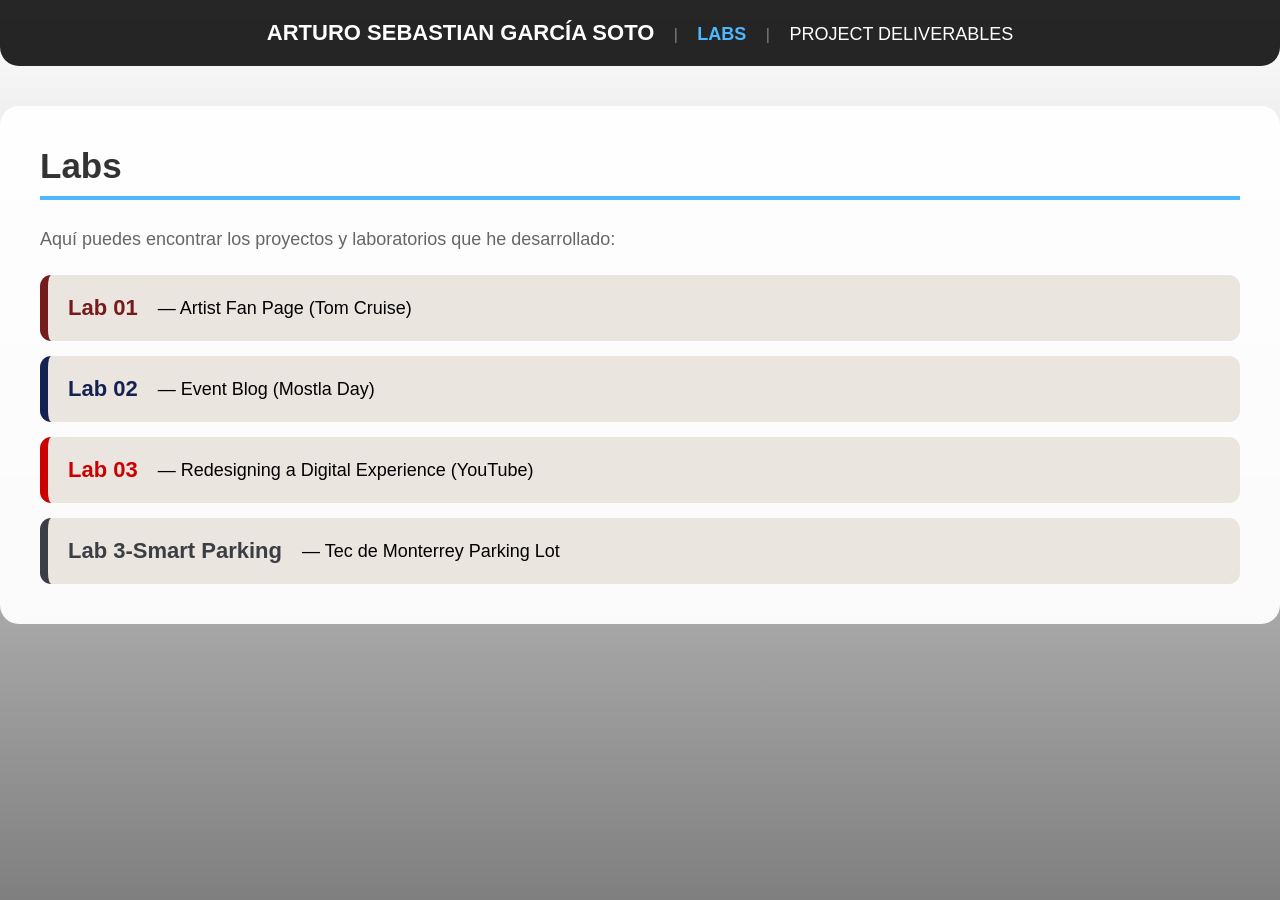
<file: index.html>
<!DOCTYPE html>
<html lang="es">
<head>
    <meta charset="UTF-8">
    <meta name="viewport" content="width=device-width, initial-scale=1.0">
    <title>Portafolio de Arturo</title>
    <link rel="icon" type="image/jpg" href="https://i.pinimg.com/1200x/14/dd/2f/14dd2fa97782b8f4e07e961d9a61e736.jpg">
</head>

<body style="margin: 0; font-family: Arial, sans-serif; background-image: linear-gradient(rgba(0, 0, 0, 0), rgba(0, 0, 0, 0.5)), url('https://i.pinimg.com/736x/08/62/a4/0862a4ba4a7ca4ff0a329655fe01600c.jpg'); background-size: cover; background-attachment: fixed; background-position: center;">

    <!-- Menú de navegación  -->
    <div style="background-color: rgba(0, 0, 0, 0.85); padding: 20px; text-align: center; border-radius: 0 0 0.5cm 0.5cm; margin-bottom: 40px;">
        <a href="index.html" style="font-weight: bold; text-decoration: none; color: white; font-size: 22px;">ARTURO SEBASTIAN GARCÍA SOTO</a> 
        <span style="color: gray; margin: 0 15px;">|</span>
        <a href="#labs" style="text-decoration: none; color: #4db8ff; font-weight: bold; font-size: 18px;">LABS</a> 
        <span style="color: gray; margin: 0 15px;">|</span>
        <a href="#projects" style="text-decoration: none; color: white; font-size: 18px;">PROJECT DELIVERABLES</a>
    </div>

    
    <div id="labs" style="background-color: rgba(255, 255, 255, 0.95); padding: 40px; border-radius: 0.5cm; max-width: 1600px; margin: 0 auto;">
        
        <h2 style="border-bottom: 4px solid #4db8ff; padding-bottom: 10px; margin-top: 0; color: #333; font-size: 35px;">Labs</h2>
        
        <p style="font-size: 18px; color: #666; margin-bottom: 25px;">Aquí puedes encontrar los proyectos y laboratorios que he desarrollado:</p>
        
        <ul style="list-style-type: none; padding: 0; margin: 0;">
            <li>
                <a href="lab1/index.html" target="_blank" style="display: flex; align-items: center; background-color: #eae5df; padding: 20px; border-radius: 0.3cm; text-decoration: none; color: black; border-left: 8px solid rgb(118, 27, 27);">
                    <span style="font-size: 22px; font-weight: bold; color: rgb(118, 27, 27); margin-right: 20px;">Lab 01</span>
                    <span style="font-size: 18px; font-weight: normal;">— Artist Fan Page (Tom Cruise)</span>
                </a>
            </li>
            <li style="margin-top: 15px;">
                <a href="lab2/index.html" target="_blank" style="display: flex; align-items: center; background-color: #eae5df; padding: 20px; border-radius: 0.3cm; text-decoration: none; color: black; border-left: 8px solid rgb(20, 33, 82);">
                    <span style="font-size: 22px; font-weight: bold; color: rgb(20, 33, 82); margin-right: 20px;">Lab 02</span>
                    <span style="font-size: 18px; font-weight: normal;">— Event Blog (Mostla Day)</span>
                </a>
            </li>
            <li style="margin-top: 15px;">
                <a href="lab3/index.html" target="_blank" style="display: flex; align-items: center; background-color: #eae5df; padding: 20px; border-radius: 0.3cm; text-decoration: none; color: black; border-left: 8px solid #cc0000;">
                    <span style="font-size: 22px; font-weight: bold; color: #cc0000; margin-right: 20px;">Lab 03</span>
                    <span style="font-size: 18px; font-weight: normal;">— Redesigning a Digital Experience (YouTube)</span>
                </a>
            </li>
            <li style="margin-top: 15px;">
                <a href="lab3_SmartParking/index.html" target="_blank" style="display: flex; align-items: center; background-color: #eae5df; padding: 20px; border-radius: 0.3cm; text-decoration: none; color: black; border-left: 8px solid #3b3e44;">
                    <span style="font-size: 22px; font-weight: bold; color: #3b3e44; margin-right: 20px;">Lab 3-Smart Parking</span>
                    <span style="font-size: 18px; font-weight: normal;">— Tec de Monterrey Parking Lot</span>
                </a>
            </li>
        </ul>

    </div>

</body>
</html>
</file>
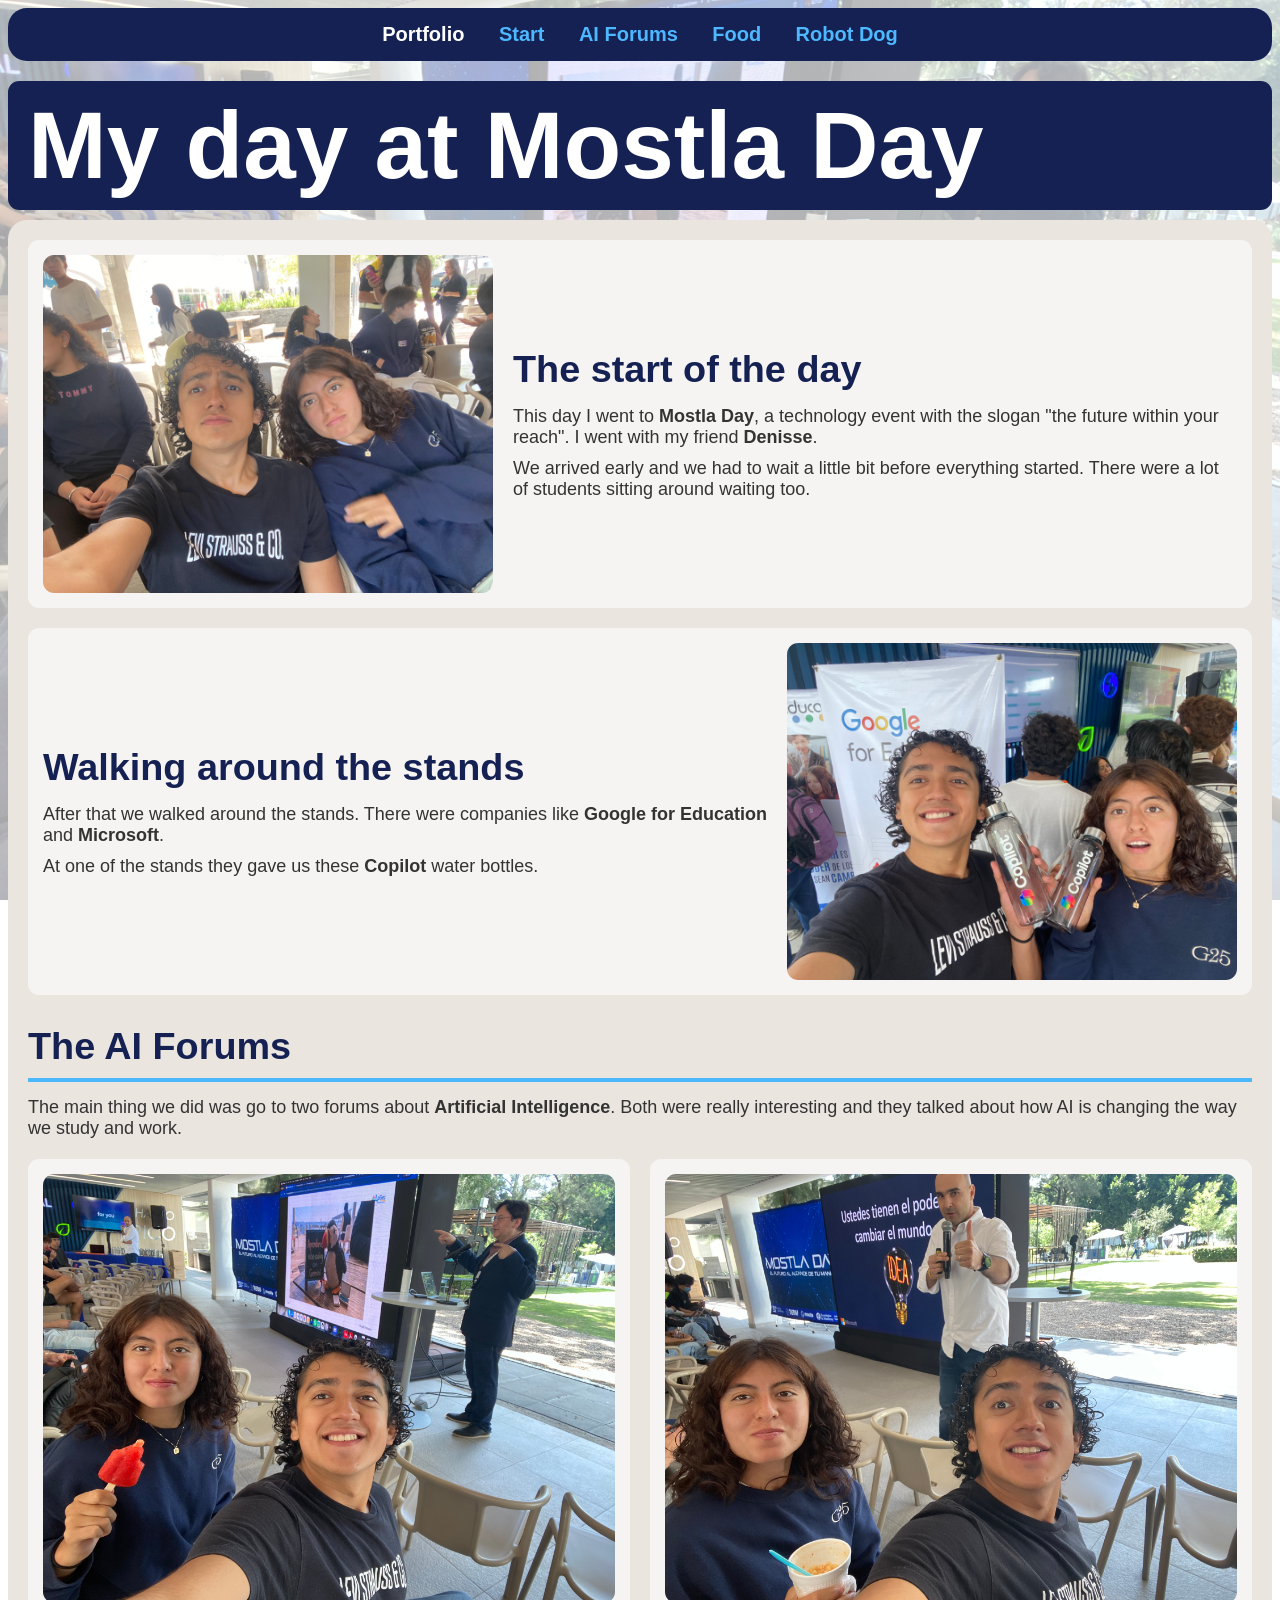
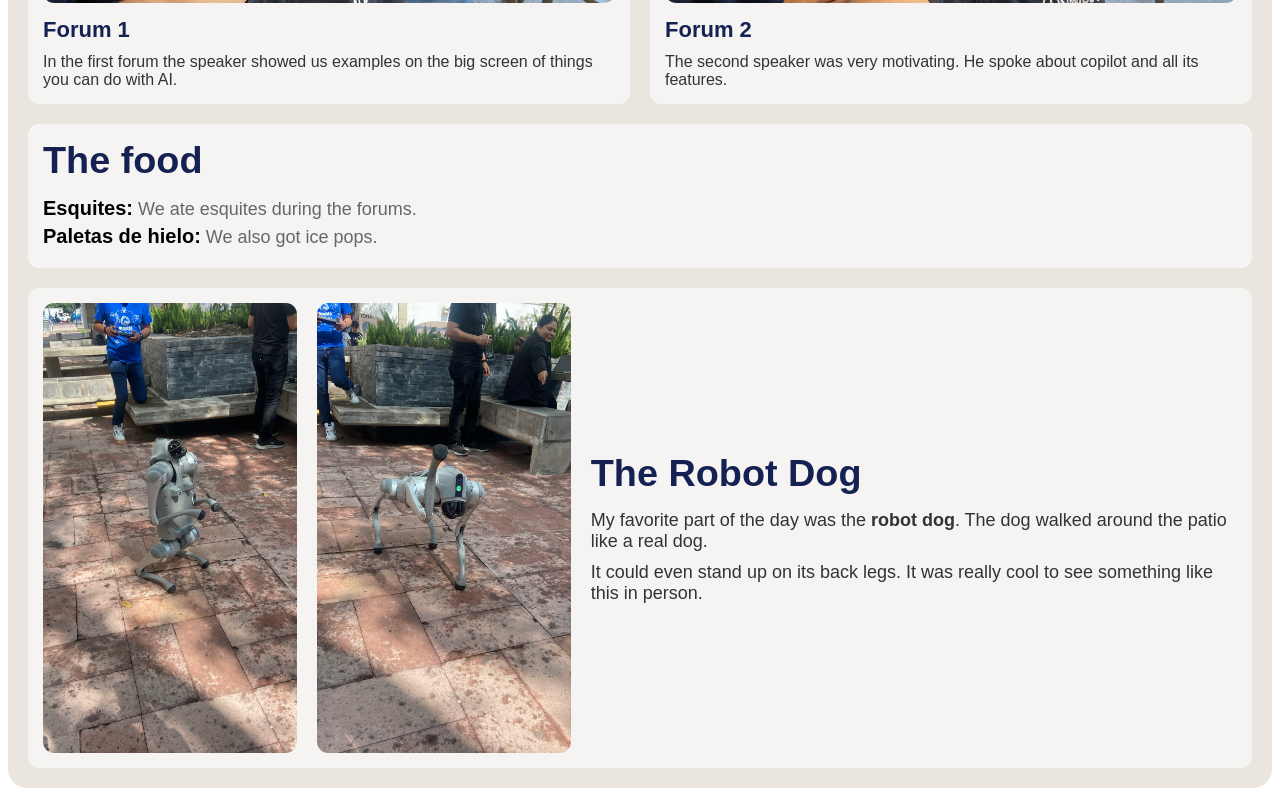
<file: lab2/index.html>
<!DOCTYPE html>
<html lang="en">
<head>
    <meta charset="UTF-8">
    <meta name="viewport" content="width=device-width, initial-scale=1.0">
    <title>My day at Mostla Day</title>
    <link rel="icon" type="image/jpg" href="https://i.pinimg.com/1200x/8a/ae/9e/8aae9e37fc5b29d8bc8732d0d3a29d30.jpg">

    <style>
        body::before {
            content: "";
            position: fixed;
            top: 0;
            left: 0;
            width: 100%;
            height: 100%;
            background-image: url('IMG_7916.jpeg');
            background-size: cover;
            background-repeat: no-repeat;
            opacity: 0.35;
            z-index: -1;
        }
    </style>
</head>
<body style="font-family: Arial, sans-serif;">

    <!-- Menú de Navegación Principal -->
    <div style="background-color: rgb(20, 33, 82); padding: 15px; border-radius: 0.5cm; margin-bottom: 20px; text-align: center;">
        <a href="../index.html" style="color: white; text-decoration: none; font-size: 20px; font-weight: bold; margin: 0 15px;">Portfolio</a>
        <a href="#start" style="color: #4db8ff; text-decoration: none; font-size: 20px; font-weight: bold; margin: 0 15px;">Start</a>
        <a href="#forums" style="color: #4db8ff; text-decoration: none; font-size: 20px; font-weight: bold; margin: 0 15px;">AI Forums</a>
        <a href="#food" style="color: #4db8ff; text-decoration: none; font-size: 20px; font-weight: bold; margin: 0 15px;">Food</a>
        <a href="#robot" style="color: #4db8ff; text-decoration: none; font-size: 20px; font-weight: bold; margin: 0 15px;">Robot Dog</a>
    </div>

    <!--Titulo de pagina-->
    <h1 title="this is a heading" style="font-size: 2.5cm; color: white; background-color: rgb(20, 33, 82); border-radius: 0.3cm; margin-top: 10px; margin-bottom: 10px; padding: 10px 20px;"> My day at Mostla Day</h1>
    

    
    <div style="background-color: #eae5df; padding: 20px; border-radius: 0.5cm;">

        <!--Inicio-->
        <div id="start" style="display: flex; gap: 20px; align-items: center; margin-bottom: 20px; background-color: rgba(255, 255, 255, 0.6); padding: 15px; border-radius: 0.3cm;">
            <img src="IMG_7901.jpeg" alt="Me and Denisse waiting" style="width: 450px; border-radius: 0.3cm; object-fit: cover;">
            <div>
                <h2 style="font-size: 1cm; margin: 0 0 15px 0; color: rgb(20, 33, 82);">The start of the day</h2>
                <p style="margin: 0 0 10px 0; font-size: 18px; color: #333;">
                    This day I went to <span style="font-weight: bold;">Mostla Day</span>, a technology event with the slogan "the future within your reach". I went with my friend <span style="font-weight: bold;">Denisse</span>.
                </p>
                <p style="margin: 0; font-size: 18px; color: #333;">
                    We arrived early and we had to wait a little bit before everything started. There were a lot of students sitting around waiting too.
                </p>
            </div>
        </div>

        <!--Stands-->
        <div style="display: flex; gap: 20px; align-items: center; margin-bottom: 20px; background-color: rgba(255, 255, 255, 0.6); padding: 15px; border-radius: 0.3cm;">
            <div>
                <h2 style="font-size: 1cm; margin: 0 0 15px 0; color: rgb(20, 33, 82);">Walking around the stands</h2>
                <p style="margin: 0 0 10px 0; font-size: 18px; color: #333;">
                    After that we walked around the stands. There were companies like <span style="font-weight: bold;">Google for Education</span> and <span style="font-weight: bold;">Microsoft</span>.
                </p>
                <p style="margin: 0; font-size: 18px; color: #333;">
                    At one of the stands they gave us these <span style="font-weight: bold;">Copilot</span> water bottles.
                </p>
            </div>
            <img src="IMG_7906.jpeg" alt="Copilot bottles" style="width: 450px; border-radius: 0.3cm; object-fit: cover;">
        </div>

        <!--Foros-->
        <h2 id="forums" style="font-size: 1cm; margin: 30px 0 15px 0; color: rgb(20, 33, 82); border-bottom: 4px solid #4db8ff; padding-bottom: 10px;">The AI Forums</h2>
        <p style="margin: 0 0 20px 0; font-size: 18px; color: #333;">
            The main thing we did was go to two forums about <span style="font-weight: bold;">Artificial Intelligence</span>. Both were really interesting and they talked about how AI is changing the way we study and work.
        </p>

        <div style="display: flex; gap: 20px; margin-bottom: 20px;">
            <div style="flex: 1; background-color: rgba(255, 255, 255, 0.6); padding: 15px; border-radius: 0.3cm;">
                <img src="IMG_7916.jpeg" alt="First AI forum" style="width: 100%; border-radius: 0.3cm;">
                <h3 style="margin: 10px 0 10px 0; font-size: 22px; color: rgb(20, 33, 82);">Forum 1</h3>
                <p style="margin: 0; font-size: 16px; color: #333;">
                    In the first forum the speaker showed us examples on the big screen of things you can do with AI.
                </p>
            </div>
            <div style="flex: 1; background-color: rgba(255, 255, 255, 0.6); padding: 15px; border-radius: 0.3cm;">
                <img src="IMG_7920.jpeg" alt="Second AI forum" style="width: 100%; border-radius: 0.3cm;">
                <h3 style="margin: 10px 0 10px 0; font-size: 22px; color: rgb(20, 33, 82);">Forum 2</h3>
                <p style="margin: 0; font-size: 16px; color: #333;">
                    The second speaker was very motivating. He spoke about copilot and all its features.
                </p>
            </div>
        </div>

        <!--Comida -->
        <div id="food" style="background-color: rgba(255, 255, 255, 0.6); padding: 15px; border-radius: 0.3cm; margin-bottom: 20px;">
            <h2 style="font-size: 1cm; margin: 0 0 15px 0; color: rgb(20, 33, 82);">The food</h2>
            <p style="margin: 5px 0; font-size: 18px;">
                <span style="font-weight: bold; font-size: 20px;">Esquites:</span>
                <span style="color: #666; font-weight: normal;">We ate esquites during the forums.</span>
            </p>
            <p style="margin: 5px 0; font-size: 18px;">
                <span style="font-weight: bold; font-size: 20px;">Paletas de hielo:</span>
                <span style="color: #666; font-weight: normal;">We also got ice pops.</span>
            </p>
        </div>

        <!-- Peror robot -->
        <div id="robot" style="display: flex; gap: 20px; align-items: center; background-color: rgba(255, 255, 255, 0.6); padding: 15px; border-radius: 0.3cm;">
            <img src="IMG_7909.JPG" alt="Robot dog standing up" style="height: 450px; border-radius: 0.3cm;">
            <img src="IMG_7911.JPG" alt="Robot dog walking" style="height: 450px; border-radius: 0.3cm;">
            <div>
                <h2 style="font-size: 1cm; margin: 0 0 15px 0; color: rgb(20, 33, 82);">The Robot Dog</h2>
                <p style="margin: 0 0 10px 0; font-size: 18px; color: #333;">
                    My favorite part of the day was the <span style="font-weight: bold;">robot dog</span>. The dog walked around the patio like a real dog.
                </p>
                <p style="margin: 0; font-size: 18px; color: #333;">
                    It could even stand up on its back legs. It was really cool to see something like this in person.
                </p>
            </div>
        </div>

    </div>

</body>
</html>
</file>
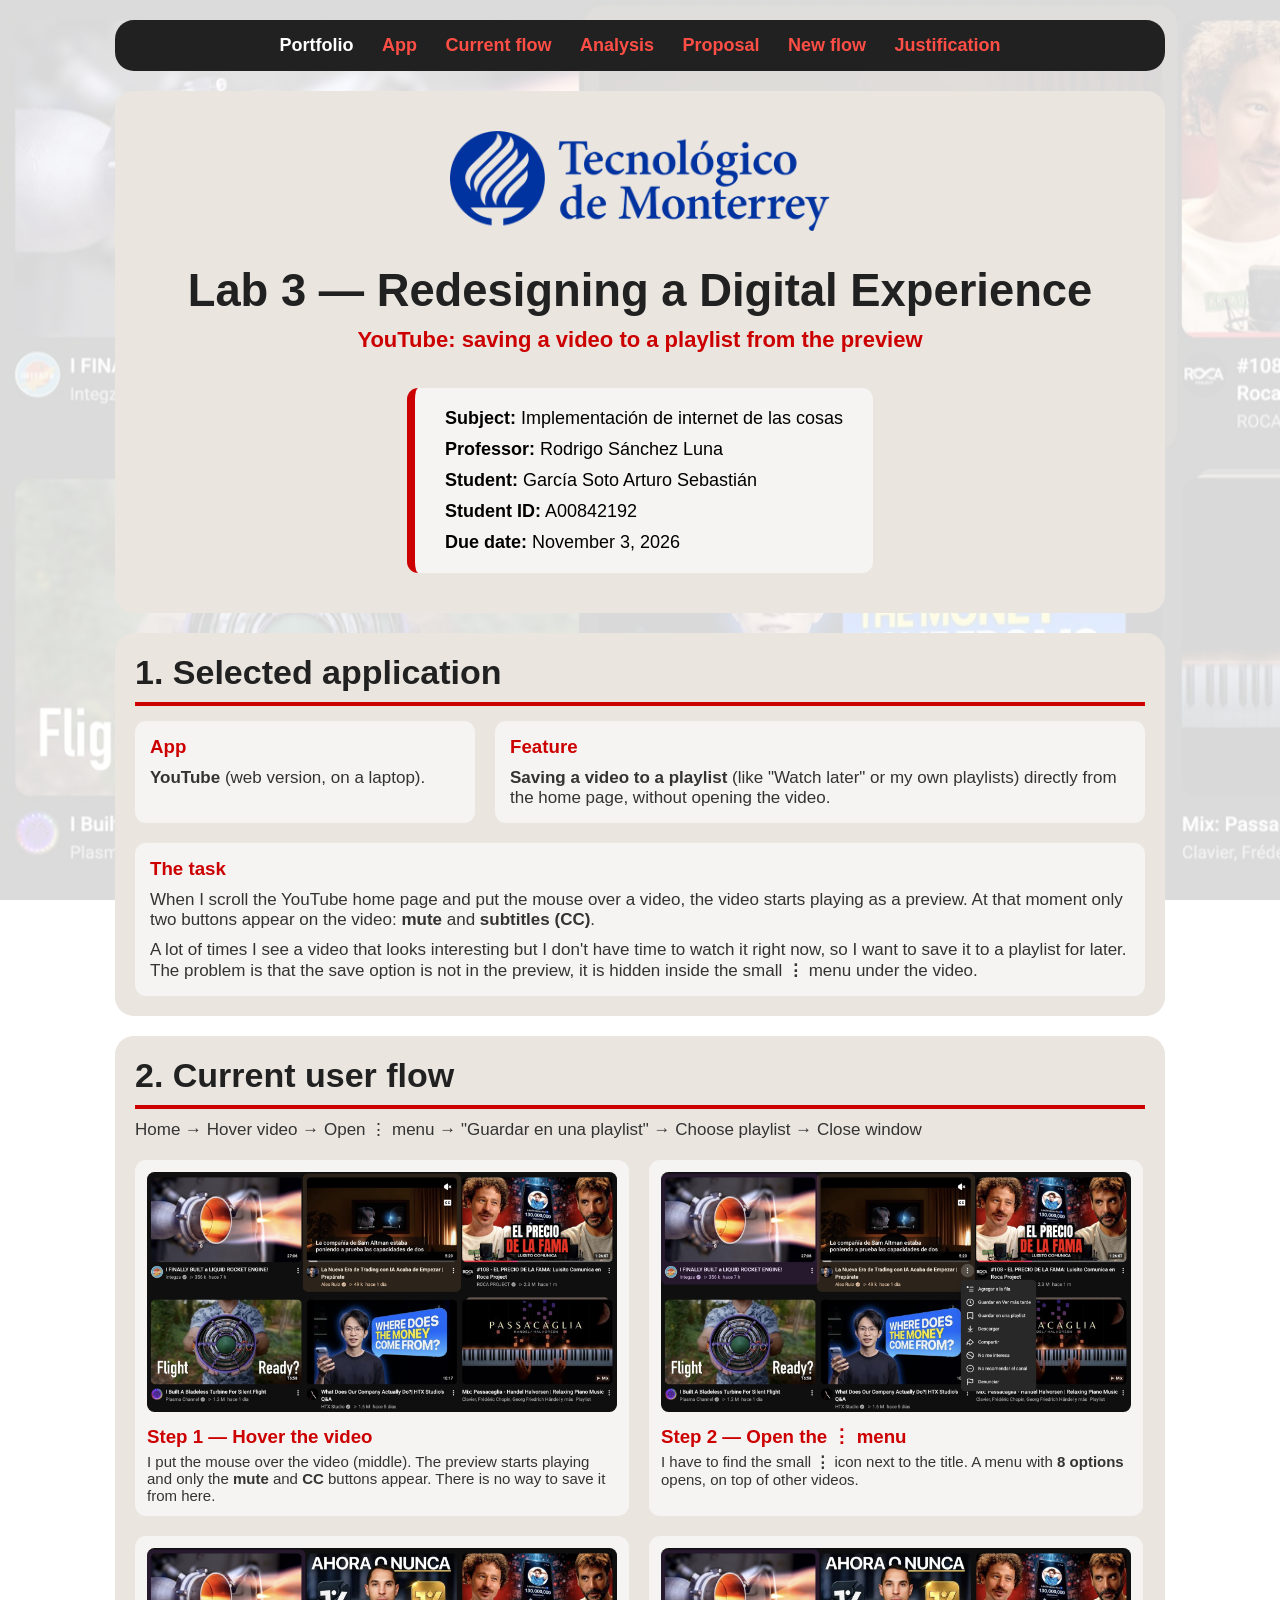
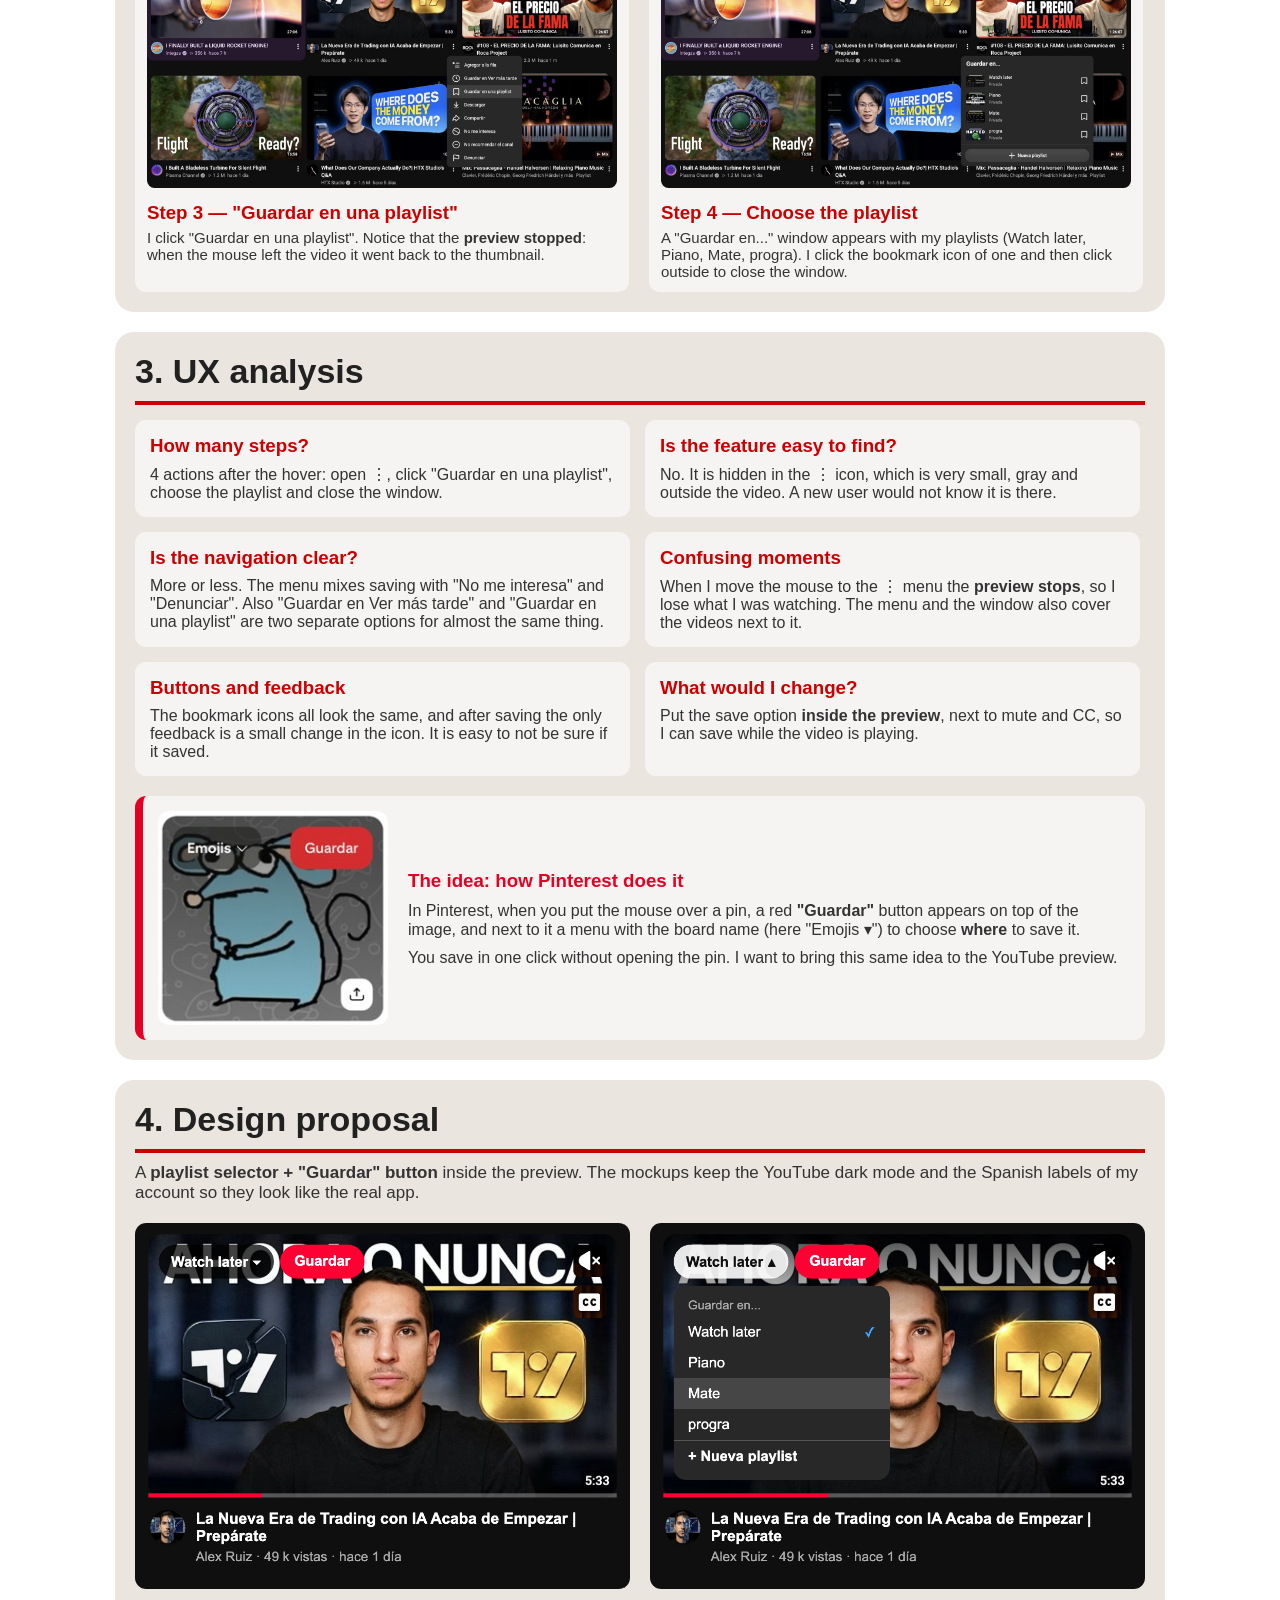
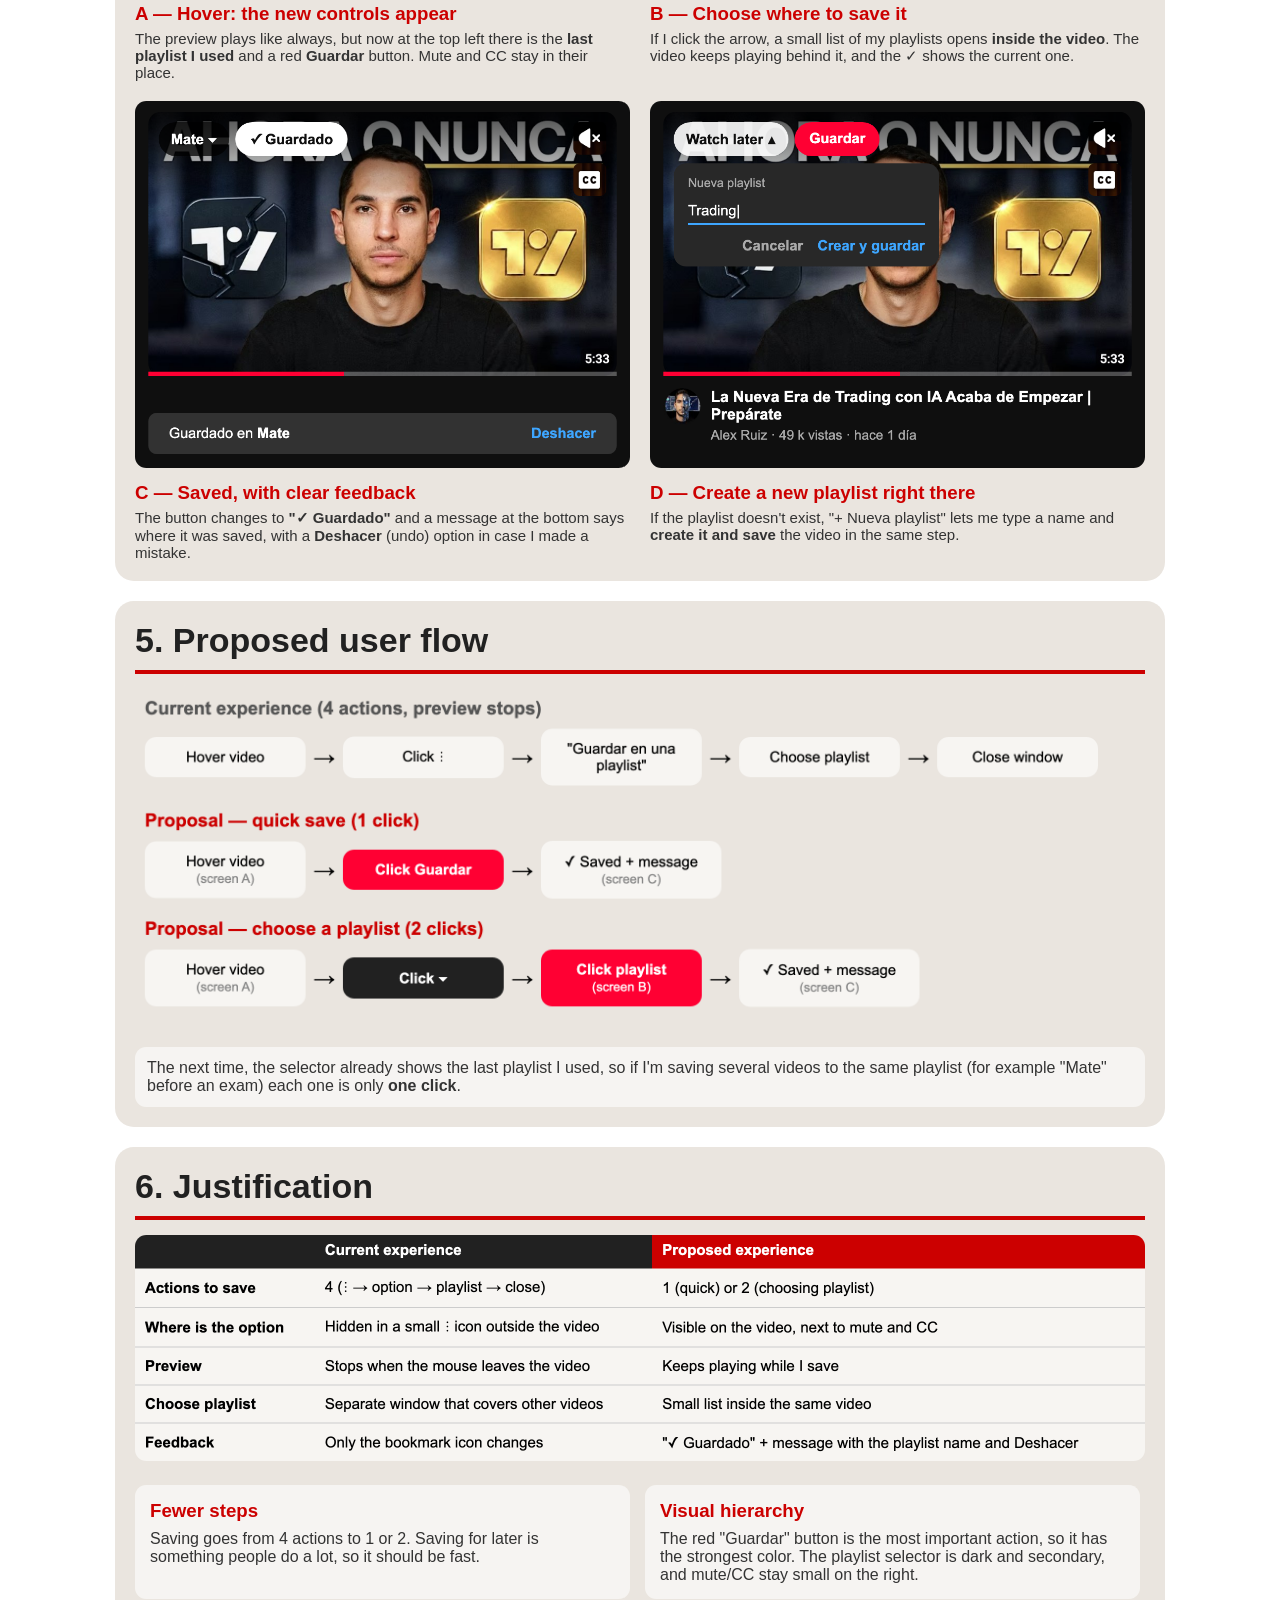
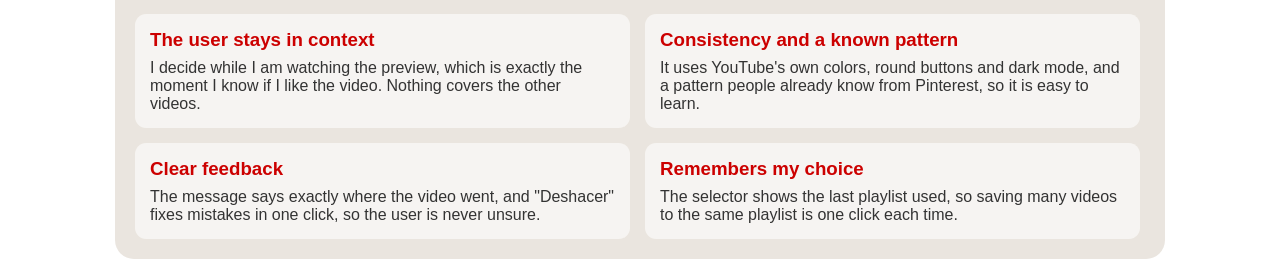
<file: lab3/index.html>
<!DOCTYPE html>
<html lang="en">
<head>
    <meta charset="UTF-8">
    <meta name="viewport" content="width=device-width, initial-scale=1.0">
    <title>Lab 3 - Redesigning YouTube</title>
    <link rel="icon" type="image/x-icon" href="https://www.youtube.com/favicon.ico">

    <style>
        body::before {
            content: "";
            position: fixed;
            top: 0;
            left: 0;
            width: 100%;
            height: 100%;
            background-image: url('img/step1.jpg');
            background-size: cover;
            background-repeat: no-repeat;
            opacity: 0.15;
            z-index: -1;
        }
    </style>
</head>
<body style="font-family: Arial, sans-serif; max-width: 1050px; margin: 20px auto;">

    <!-- Menú de Navegación Principal -->
    <div style="background-color: rgb(33, 33, 33); padding: 15px; border-radius: 0.5cm; margin-bottom: 20px; text-align: center;">
        <a href="../index.html" style="color: white; text-decoration: none; font-size: 18px; font-weight: bold; margin: 0 12px;">Portfolio</a>
        <a href="#app" style="color: #ff4e45; text-decoration: none; font-size: 18px; font-weight: bold; margin: 0 12px;">App</a>
        <a href="#current" style="color: #ff4e45; text-decoration: none; font-size: 18px; font-weight: bold; margin: 0 12px;">Current flow</a>
        <a href="#analysis" style="color: #ff4e45; text-decoration: none; font-size: 18px; font-weight: bold; margin: 0 12px;">Analysis</a>
        <a href="#proposal" style="color: #ff4e45; text-decoration: none; font-size: 18px; font-weight: bold; margin: 0 12px;">Proposal</a>
        <a href="#newflow" style="color: #ff4e45; text-decoration: none; font-size: 18px; font-weight: bold; margin: 0 12px;">New flow</a>
        <a href="#why" style="color: #ff4e45; text-decoration: none; font-size: 18px; font-weight: bold; margin: 0 12px;">Justification</a>
    </div>

    <!--Portada-->
    <div style="background-color: #eae5df; padding: 40px; border-radius: 0.5cm; text-align: center;">
        <img src="img/tec.png" alt="Tecnologico de Monterrey" style="width: 380px; margin-bottom: 30px;">
        <h1 style="font-size: 1.2cm; color: rgb(33, 33, 33); margin: 0 0 10px 0;">Lab 3 — Redesigning a Digital Experience</h1>
        <p style="font-size: 22px; color: #cc0000; font-weight: bold; margin: 0 0 35px 0;">YouTube: saving a video to a playlist from the preview</p>

        <div style="background-color: rgba(255, 255, 255, 0.6); padding: 20px 30px; border-radius: 0.3cm; display: inline-block; text-align: left; border-left: 8px solid #cc0000;">
            <p style="font-size: 18px; margin: 0 0 10px 0;"><span style="font-weight: bold;">Subject:</span> Implementación de internet de las cosas</p>
            <p style="font-size: 18px; margin: 0 0 10px 0;"><span style="font-weight: bold;">Professor:</span> Rodrigo Sánchez Luna</p>
            <p style="font-size: 18px; margin: 0 0 10px 0;"><span style="font-weight: bold;">Student:</span> García Soto Arturo Sebastián</p>
            <p style="font-size: 18px; margin: 0 0 10px 0;"><span style="font-weight: bold;">Student ID:</span> A00842192</p>
            <p style="font-size: 18px; margin: 0;"><span style="font-weight: bold;">Due date:</span> November 3, 2026</p>
        </div>
    </div>

    <!--1. Aplicacion seleccionada-->
    <div id="app" style="background-color: #eae5df; padding: 20px; border-radius: 0.5cm; margin-top: 20px;">
        <h2 style="font-size: 0.9cm; margin: 0 0 15px 0; color: rgb(33, 33, 33); border-bottom: 4px solid #cc0000; padding-bottom: 10px;">1. Selected application</h2>

        <div style="display: flex; gap: 20px;">
            <div style="flex: 1; background-color: rgba(255, 255, 255, 0.6); padding: 15px; border-radius: 0.3cm;">
                <h3 style="margin: 0 0 10px 0; color: #cc0000;">App</h3>
                <p style="margin: 0; font-size: 17px; color: #333;"><span style="font-weight: bold;">YouTube</span> (web version, on a laptop).</p>
            </div>
            <div style="flex: 2; background-color: rgba(255, 255, 255, 0.6); padding: 15px; border-radius: 0.3cm;">
                <h3 style="margin: 0 0 10px 0; color: #cc0000;">Feature</h3>
                <p style="margin: 0; font-size: 17px; color: #333;"><span style="font-weight: bold;">Saving a video to a playlist</span> (like "Watch later" or my own playlists) directly from the home page, without opening the video.</p>
            </div>
        </div>

        <div style="background-color: rgba(255, 255, 255, 0.6); padding: 15px; border-radius: 0.3cm; margin-top: 20px;">
            <h3 style="margin: 0 0 10px 0; color: #cc0000;">The task</h3>
            <p style="margin: 0 0 10px 0; font-size: 17px; color: #333;">
                When I scroll the YouTube home page and put the mouse over a video, the video starts playing as a preview. At that moment only two buttons appear on the video: <span style="font-weight: bold;">mute</span> and <span style="font-weight: bold;">subtitles (CC)</span>.
            </p>
            <p style="margin: 0; font-size: 17px; color: #333;">
                A lot of times I see a video that looks interesting but I don't have time to watch it right now, so I want to save it to a playlist for later. The problem is that the save option is not in the preview, it is hidden inside the small <span style="font-weight: bold;">⋮</span> menu under the video.
            </p>
        </div>
    </div>

    <!--2. Flujo actual-->
    <div id="current" style="background-color: #eae5df; padding: 20px; border-radius: 0.5cm; margin-top: 20px;">
        <h2 style="font-size: 0.9cm; margin: 0 0 10px 0; color: rgb(33, 33, 33); border-bottom: 4px solid #cc0000; padding-bottom: 10px;">2. Current user flow</h2>
        <p style="margin: 0 0 20px 0; font-size: 17px; color: #333;">
            Home → Hover video → Open ⋮ menu → "Guardar en una playlist" → Choose playlist → Close window
        </p>

        <div style="display: flex; flex-wrap: wrap; gap: 20px;">
            <!--Paso 1-->
            <div style="width: 470px; background-color: rgba(255, 255, 255, 0.6); padding: 12px; border-radius: 0.3cm;">
                <img src="img/step1.jpg" alt="Step 1" style="width: 100%; border-radius: 0.2cm;">
                <h3 style="margin: 10px 0 5px 0; color: #cc0000;">Step 1 — Hover the video</h3>
                <p style="margin: 0; font-size: 15px; color: #333;">I put the mouse over the video (middle). The preview starts playing and only the <span style="font-weight: bold;">mute</span> and <span style="font-weight: bold;">CC</span> buttons appear. There is no way to save it from here.</p>
            </div>
            <!--Paso 2-->
            <div style="width: 470px; background-color: rgba(255, 255, 255, 0.6); padding: 12px; border-radius: 0.3cm;">
                <img src="img/step2.jpg" alt="Step 2" style="width: 100%; border-radius: 0.2cm;">
                <h3 style="margin: 10px 0 5px 0; color: #cc0000;">Step 2 — Open the ⋮ menu</h3>
                <p style="margin: 0; font-size: 15px; color: #333;">I have to find the small <span style="font-weight: bold;">⋮</span> icon next to the title. A menu with <span style="font-weight: bold;">8 options</span> opens, on top of other videos.</p>
            </div>
            <!--Paso 3-->
            <div style="width: 470px; background-color: rgba(255, 255, 255, 0.6); padding: 12px; border-radius: 0.3cm;">
                <img src="img/step3.jpg" alt="Step 3" style="width: 100%; border-radius: 0.2cm;">
                <h3 style="margin: 10px 0 5px 0; color: #cc0000;">Step 3 — "Guardar en una playlist"</h3>
                <p style="margin: 0; font-size: 15px; color: #333;">I click "Guardar en una playlist". Notice that the <span style="font-weight: bold;">preview stopped</span>: when the mouse left the video it went back to the thumbnail.</p>
            </div>
            <!--Paso 4-->
            <div style="width: 470px; background-color: rgba(255, 255, 255, 0.6); padding: 12px; border-radius: 0.3cm;">
                <img src="img/step4.jpg" alt="Step 4" style="width: 100%; border-radius: 0.2cm;">
                <h3 style="margin: 10px 0 5px 0; color: #cc0000;">Step 4 — Choose the playlist</h3>
                <p style="margin: 0; font-size: 15px; color: #333;">A "Guardar en..." window appears with my playlists (Watch later, Piano, Mate, progra). I click the bookmark icon of one and then click outside to close the window.</p>
            </div>
        </div>
    </div>

    <!--3. Analisis UX-->
    <div id="analysis" style="background-color: #eae5df; padding: 20px; border-radius: 0.5cm; margin-top: 20px;">
        <h2 style="font-size: 0.9cm; margin: 0 0 15px 0; color: rgb(33, 33, 33); border-bottom: 4px solid #cc0000; padding-bottom: 10px;">3. UX analysis</h2>

        <div style="display: flex; flex-wrap: wrap; gap: 15px;">
            <div style="width: 465px; background-color: rgba(255, 255, 255, 0.6); padding: 15px; border-radius: 0.3cm;">
                <h3 style="margin: 0 0 8px 0; color: #cc0000;">How many steps?</h3>
                <p style="margin: 0; font-size: 16px; color: #333;">4 actions after the hover: open ⋮, click "Guardar en una playlist", choose the playlist and close the window.</p>
            </div>
            <div style="width: 465px; background-color: rgba(255, 255, 255, 0.6); padding: 15px; border-radius: 0.3cm;">
                <h3 style="margin: 0 0 8px 0; color: #cc0000;">Is the feature easy to find?</h3>
                <p style="margin: 0; font-size: 16px; color: #333;">No. It is hidden in the ⋮ icon, which is very small, gray and outside the video. A new user would not know it is there.</p>
            </div>
            <div style="width: 465px; background-color: rgba(255, 255, 255, 0.6); padding: 15px; border-radius: 0.3cm;">
                <h3 style="margin: 0 0 8px 0; color: #cc0000;">Is the navigation clear?</h3>
                <p style="margin: 0; font-size: 16px; color: #333;">More or less. The menu mixes saving with "No me interesa" and "Denunciar". Also "Guardar en Ver más tarde" and "Guardar en una playlist" are two separate options for almost the same thing.</p>
            </div>
            <div style="width: 465px; background-color: rgba(255, 255, 255, 0.6); padding: 15px; border-radius: 0.3cm;">
                <h3 style="margin: 0 0 8px 0; color: #cc0000;">Confusing moments</h3>
                <p style="margin: 0; font-size: 16px; color: #333;">When I move the mouse to the ⋮ menu the <span style="font-weight: bold;">preview stops</span>, so I lose what I was watching. The menu and the window also cover the videos next to it.</p>
            </div>
            <div style="width: 465px; background-color: rgba(255, 255, 255, 0.6); padding: 15px; border-radius: 0.3cm;">
                <h3 style="margin: 0 0 8px 0; color: #cc0000;">Buttons and feedback</h3>
                <p style="margin: 0; font-size: 16px; color: #333;">The bookmark icons all look the same, and after saving the only feedback is a small change in the icon. It is easy to not be sure if it saved.</p>
            </div>
            <div style="width: 465px; background-color: rgba(255, 255, 255, 0.6); padding: 15px; border-radius: 0.3cm;">
                <h3 style="margin: 0 0 8px 0; color: #cc0000;">What would I change?</h3>
                <p style="margin: 0; font-size: 16px; color: #333;">Put the save option <span style="font-weight: bold;">inside the preview</span>, next to mute and CC, so I can save while the video is playing.</p>
            </div>
        </div>

        <!--Inspiracion Pinterest-->
        <div style="display: flex; gap: 20px; align-items: center; background-color: rgba(255, 255, 255, 0.6); padding: 15px; border-radius: 0.3cm; margin-top: 20px; border-left: 8px solid #e60023;">
            <img src="img/pinterest.jpg" alt="Pinterest save button" style="width: 230px; border-radius: 0.3cm;">
            <div>
                <h3 style="margin: 0 0 10px 0; color: #e60023;">The idea: how Pinterest does it</h3>
                <p style="margin: 0 0 10px 0; font-size: 16px; color: #333;">
                    In Pinterest, when you put the mouse over a pin, a red <span style="font-weight: bold;">"Guardar"</span> button appears on top of the image, and next to it a menu with the board name (here "Emojis ▾") to choose <span style="font-weight: bold;">where</span> to save it.
                </p>
                <p style="margin: 0; font-size: 16px; color: #333;">
                    You save in one click without opening the pin. I want to bring this same idea to the YouTube preview.
                </p>
            </div>
        </div>
    </div>

    <!--4. Propuesta de diseño-->
    <div id="proposal" style="background-color: #eae5df; padding: 20px; border-radius: 0.5cm; margin-top: 20px;">
        <h2 style="font-size: 0.9cm; margin: 0 0 10px 0; color: rgb(33, 33, 33); border-bottom: 4px solid #cc0000; padding-bottom: 10px;">4. Design proposal</h2>
        <p style="margin: 0 0 20px 0; font-size: 17px; color: #333;">
            A <span style="font-weight: bold;">playlist selector + "Guardar" button</span> inside the preview. The mockups keep the YouTube dark mode and the Spanish labels of my account so they look like the real app.
        </p>
        <div style="display: flex; flex-wrap: wrap; gap: 20px;">
            <!--hover-->
            <div style="width: 495px;">
                <img src="img/mockup_a.png" alt="Mockup A - hover" style="width: 100%; border-radius: 0.3cm;">
                <h3 style="margin: 10px 0 5px 0; color: #cc0000;">A — Hover: the new controls appear</h3>
                <p style="margin: 0; font-size: 15px; color: #333;">The preview plays like always, but now at the top left there is the <span style="font-weight: bold;">last playlist I used</span> and a red <span style="font-weight: bold;">Guardar</span> button. Mute and CC stay in their place.</p>
            </div>

            <!--mneu playlists-->
            <div style="width: 495px;">
                <img src="img/mockup_b.png" alt="Mockup B - playlist list" style="width: 100%; border-radius: 0.3cm;">
                <h3 style="margin: 10px 0 5px 0; color: #cc0000;">B — Choose where to save it</h3>
                <p style="margin: 0; font-size: 15px; color: #333;">If I click the arrow, a small list of my playlists opens <span style="font-weight: bold;">inside the video</span>. The video keeps playing behind it, and the ✓ shows the current one.</p>
            </div>
            <!--guardado-->
            <div style="width: 495px;">
                <img src="img/mockup_c.png" alt="Mockup C - saved" style="width: 100%; border-radius: 0.3cm;">
                <h3 style="margin: 10px 0 5px 0; color: #cc0000;">C — Saved, with clear feedback</h3>
                <p style="margin: 0; font-size: 15px; color: #333;">The button changes to <span style="font-weight: bold;">"✓ Guardado"</span> and a message at the bottom says where it was saved, with a <span style="font-weight: bold;">Deshacer</span> (undo) option in case I made a mistake.</p>
            </div>
            <!--nuvea playlist-->
            <div style="width: 495px;">
                <img src="img/mockup_d.png" alt="Mockup D - new playlist" style="width: 100%; border-radius: 0.3cm;">
                <h3 style="margin: 10px 0 5px 0; color: #cc0000;">D — Create a new playlist right there</h3>
                <p style="margin: 0; font-size: 15px; color: #333;">If the playlist doesn't exist, "+ Nueva playlist" lets me type a name and <span style="font-weight: bold;">create it and save</span> the video in the same step.</p>
            </div>

        </div>
    </div>

    <!--5. nuevo fljo-->
    <div id="newflow" style="background-color: #eae5df; padding: 20px; border-radius: 0.5cm; margin-top: 20px;">
        <h2 style="font-size: 0.9cm; margin: 0 0 15px 0; color: rgb(33, 33, 33); border-bottom: 4px solid #cc0000; padding-bottom: 10px;">5. Proposed user flow</h2>

        <!--Diagrama-->
        <img src="img/flow.png" alt="Current flow vs proposed flow" style="width: 100%; margin-bottom: 20px;">
        <p style="margin: 0; font-size: 16px; color: #333; background-color: rgba(255, 255, 255, 0.6); padding: 12px; border-radius: 0.3cm;">
            The next time, the selector already shows the last playlist I used, so if I'm saving several videos to the same playlist (for example "Mate" before an exam) each one is only <span style="font-weight: bold;">one click</span>.
        </p>
    </div>

    <!--6. Justificacion y antes/despues-->
    <div id="why" style="background-color: #eae5df; padding: 20px; border-radius: 0.5cm; margin-top: 20px;">
        <h2 style="font-size: 0.9cm; margin: 0 0 15px 0; color: rgb(33, 33, 33); border-bottom: 4px solid #cc0000; padding-bottom: 10px;">6. Justification</h2>

        <!--Tabla-->
        <img src="img/table.png" alt="Current vs proposed experience" style="width: 100%; border-radius: 0.3cm; margin-bottom: 20px;">

        <div style="display: flex; flex-wrap: wrap; gap: 15px;">
            <div style="width: 465px; background-color: rgba(255, 255, 255, 0.6); padding: 15px; border-radius: 0.3cm;">
                <h3 style="margin: 0 0 8px 0; color: #cc0000;">Fewer steps</h3>
                <p style="margin: 0; font-size: 16px; color: #333;">Saving goes from 4 actions to 1 or 2. Saving for later is something people do a lot, so it should be fast.</p>
            </div>
            <div style="width: 465px; background-color: rgba(255, 255, 255, 0.6); padding: 15px; border-radius: 0.3cm;">
                <h3 style="margin: 0 0 8px 0; color: #cc0000;">Visual hierarchy</h3>
                <p style="margin: 0; font-size: 16px; color: #333;">The red "Guardar" button is the most important action, so it has the strongest color. The playlist selector is dark and secondary, and mute/CC stay small on the right.</p>
            </div>
            <div style="width: 465px; background-color: rgba(255, 255, 255, 0.6); padding: 15px; border-radius: 0.3cm;">
                <h3 style="margin: 0 0 8px 0; color: #cc0000;">The user stays in context</h3>
                <p style="margin: 0; font-size: 16px; color: #333;">I decide while I am watching the preview, which is exactly the moment I know if I like the video. Nothing covers the other videos.</p>
            </div>
            <div style="width: 465px; background-color: rgba(255, 255, 255, 0.6); padding: 15px; border-radius: 0.3cm;">
                <h3 style="margin: 0 0 8px 0; color: #cc0000;">Consistency and a known pattern</h3>
                <p style="margin: 0; font-size: 16px; color: #333;">It uses YouTube's own colors, round buttons and dark mode, and a pattern people already know from Pinterest, so it is easy to learn.</p>
            </div>
            <div style="width: 465px; background-color: rgba(255, 255, 255, 0.6); padding: 15px; border-radius: 0.3cm;">
                <h3 style="margin: 0 0 8px 0; color: #cc0000;">Clear feedback</h3>
                <p style="margin: 0; font-size: 16px; color: #333;">The message says exactly where the video went, and "Deshacer" fixes mistakes in one click, so the user is never unsure.</p>
            </div>
            <div style="width: 465px; background-color: rgba(255, 255, 255, 0.6); padding: 15px; border-radius: 0.3cm;">
                <h3 style="margin: 0 0 8px 0; color: #cc0000;">Remembers my choice</h3>
                <p style="margin: 0; font-size: 16px; color: #333;">The selector shows the last playlist used, so saving many videos to the same playlist is one click each time.</p>
            </div>
        </div>
    </div>
</body>
</html>
</file>
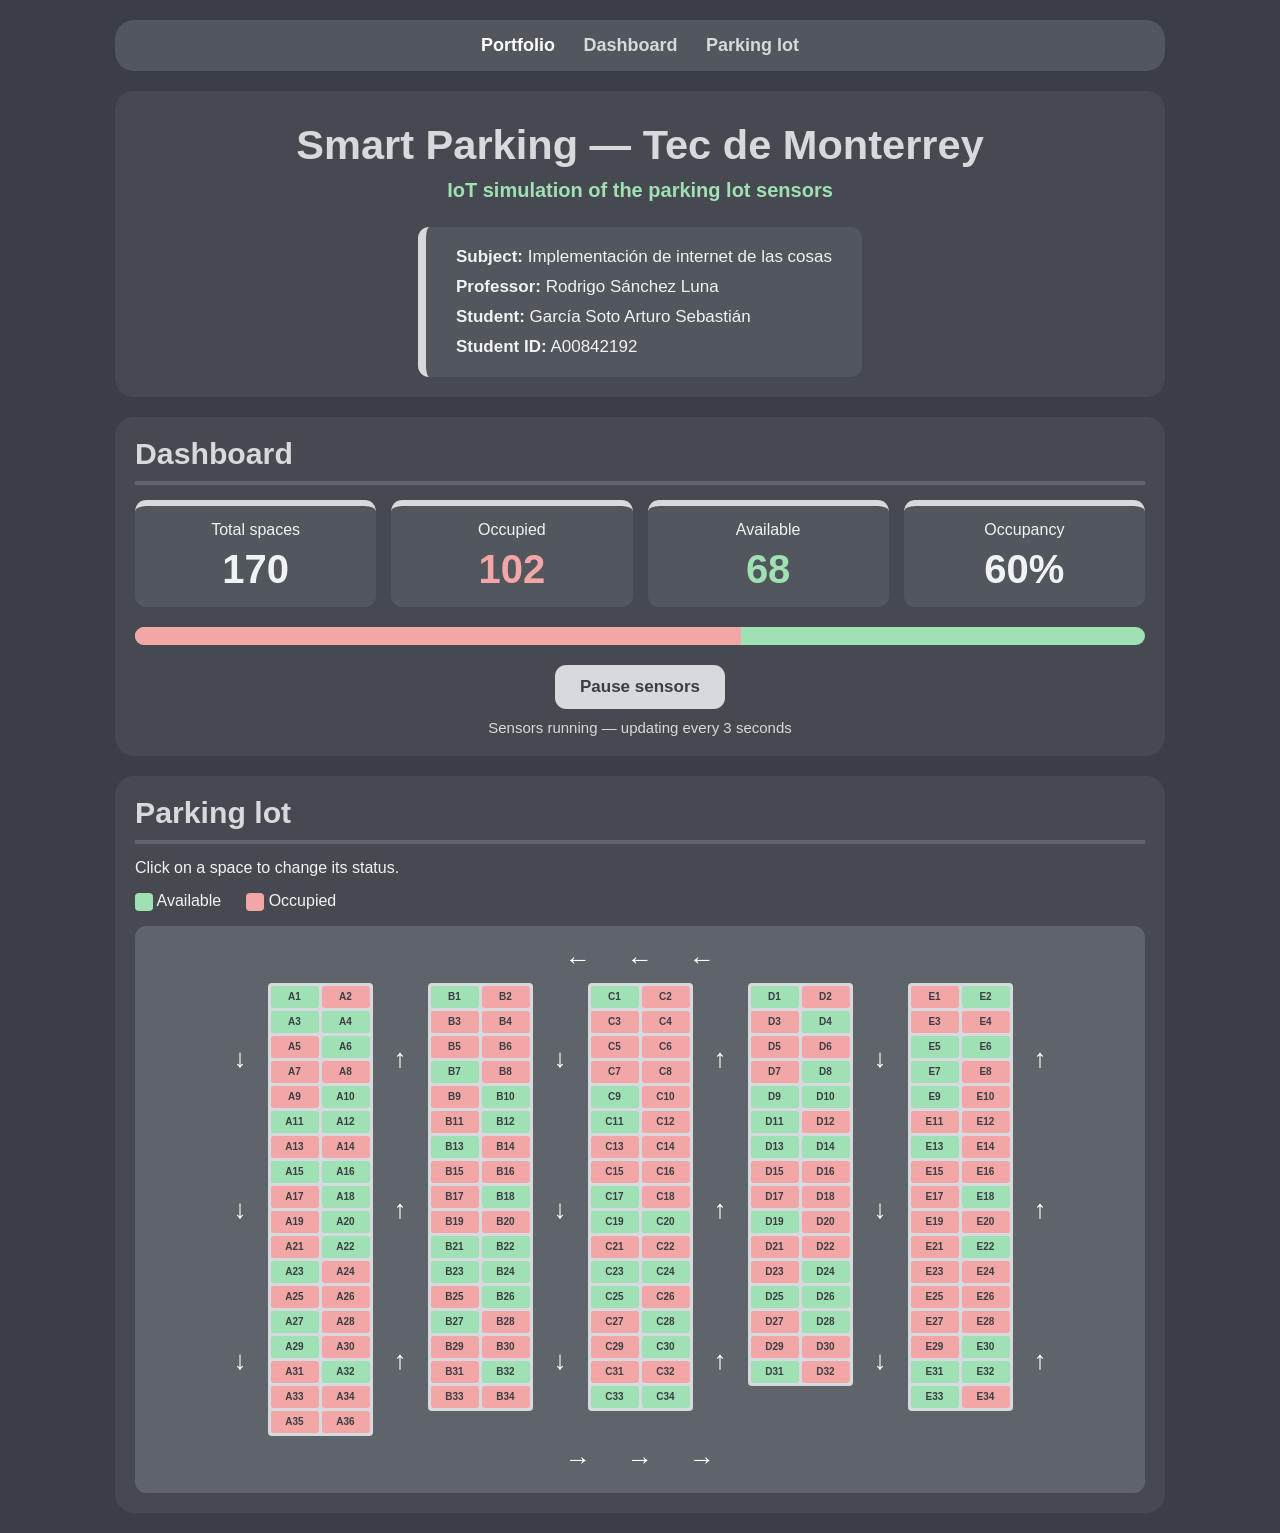
<file: lab3_SmartParking/index.html>
<!DOCTYPE html>
<html lang="en">
<head>
    <meta charset="UTF-8">
    <meta name="viewport" content="width=device-width, initial-scale=1.0">
    <title>Smart Parking - Tec de Monterrey</title>
    <link rel="stylesheet" href="style.css">
</head>
<body>

    <!-- Menu Principal -->
    <div class="menu">
        <a href="../index.html" class="menu-portfolio">Portfolio</a>
        <a href="#dashboard">Dashboard</a>
        <a href="#parking">Parking lot</a>
    </div>

    <!--datos-->
    <div class="caja" style="text-align: center;">
        <h1>Smart Parking — Tec de Monterrey</h1>
        <p class="subtitulo">IoT simulation of the parking lot sensors</p>

        <div class="tarjeta" style="display: inline-block; text-align: left;">
            <p><b>Subject:</b> Implementación de internet de las cosas</p>
            <p><b>Professor:</b> Rodrigo Sánchez Luna</p>
            <p><b>Student:</b> García Soto Arturo Sebastián</p>
            <p style="margin: 0;"><b>Student ID:</b> A00842192</p>
        </div>
    </div>

    <!--numeros del estacionamiento-->
    <div id="dashboard" class="caja">
        <h2>Dashboard</h2>

        <div class="dashboard">
            <div class="dato">
                <p>Total spaces</p>
                <span id="total">0</span>
            </div>
            <div class="dato">
                <p>Occupied</p>
                <span id="ocupados" style="color: #f3a6a6;">0</span>
            </div>
            <div class="dato">
                <p>Available</p>
                <span id="libres" style="color: #9fe0b4;">0</span>
            </div>
            <div class="dato">
                <p>Occupancy</p>
                <span id="porcentaje">0%</span>
            </div>
        </div>

        <!--Barra de ocupacion-->
        <div class="barra">
            <div id="barra-llena" class="barra-llena"></div>
        </div>

        <!--Boton para pasuar-->
        <div style="text-align: center; margin-top: 20px;">
            <button id="boton-pausa" onclick="pausar()">Pause sensors</button>
            <p id="estado-sensores" class="estado">Sensors running — updating every 3 seconds</p>
        </div>
    </div>

    <!--Mapa-->
    <div id="parking" class="caja">
        <h2>Parking lot</h2>
        <p style="margin: 0 0 15px 0;">Click on a space to change its status.</p>

        <!--Leyenda-->
        <div class="leyenda">
            <div><span class="cuadro" style="background-color: #9fe0b4;"></span> Available</div>
            <div><span class="cuadro" style="background-color: #f3a6a6;"></span> Occupied</div>
        </div>

        <div class="asfalto">
            <div class="calle-horizontal">&#8592; &nbsp; &nbsp; &#8592; &nbsp; &nbsp; &#8592;</div>

            <div id="estacionamiento" class="estacionamiento"></div>

            <div class="calle-horizontal">&#8594; &nbsp; &nbsp; &#8594; &nbsp; &nbsp; &#8594;</div>
        </div>
    </div>

    <script src="script.js"></script>
</body>
</html>
</file>
<file: lab3_SmartParking/style.css>
body {
    font-family: Arial, sans-serif;
    background-color: #3b3e44;
    color: #f1f2f4;
    max-width: 1050px;
    padding: 0 15px;
    margin: 20px auto;
}

.menu {
    background-color: #52565d;
    padding: 15px;
    border-radius: 0.5cm;
    margin-bottom: 20px;
    text-align: center;
}

.menu a {
    color: #d6d9de;
    text-decoration: none;
    font-size: 18px;
    font-weight: bold;
    margin: 0 12px;
}

.menu .menu-portfolio {
    color: white;
}

.caja {
    background-color: #46494f;
    padding: 20px;
    border-radius: 0.5cm;
    margin-top: 20px;
}

h1 {
    font-size: 1.1cm;
    color: #d6d9de;
    margin: 10px 0;
}

h2 {
    font-size: 0.8cm;
    color: #d6d9de;
    margin: 0 0 15px 0;
    border-bottom: 4px solid #5f646b;
    padding-bottom: 10px;
}

.subtitulo {
    font-size: 20px;
    color: #9fe0b4;
    font-weight: bold;
    margin: 0 0 25px 0;
}

.tarjeta {
    background-color: #52565d;
    padding: 20px 30px;
    border-radius: 0.3cm;
    border-left: 8px solid #d6d9de;
}

.tarjeta p {
    font-size: 17px;
    margin: 0 0 10px 0;
}

.dashboard {
    display: flex;
    gap: 15px;
}

.dato {
    flex: 1;
    background-color: #52565d;
    padding: 15px;
    border-radius: 0.3cm;
    text-align: center;
    border-top: 6px solid #d6d9de;
}

.dato p {
    margin: 0 0 8px 0;
    font-size: 16px;
}

.dato span {
    font-size: 40px;
    font-weight: bold;
}

.barra {
    background-color: #9fe0b4;
    height: 18px;
    border-radius: 10px;
    margin-top: 20px;
    overflow: hidden;
}

.barra-llena {
    background-color: #f3a6a6;
    height: 100%;
    width: 0%;
}

button {
    background-color: #d6d9de;
    color: #3b3e44;
    border: none;
    padding: 12px 25px;
    border-radius: 0.3cm;
    font-size: 17px;
    font-weight: bold;
    cursor: pointer;
}

button:hover {
    background-color: white;
}

.estado {
    margin: 10px 0 0 0;
    font-size: 15px;
    color: #d6d9de;
}

.leyenda {
    display: flex;
    gap: 25px;
    margin-bottom: 15px;
}

.cuadro {
    display: inline-block;
    width: 18px;
    height: 18px;
    border-radius: 4px;
    vertical-align: middle;
}

.asfalto {
    background-color: #5f646b;
    border-radius: 0.3cm;
    padding: 10px;
    overflow-x: auto;
}

.calle-horizontal {
    color: white;
    text-align: center;
    font-size: 26px;
    padding: 8px 0;
}

.estacionamiento {
    display: flex;
    justify-content: center;
}

.calle {
    width: 55px;
    color: white;
    font-size: 26px;
    display: flex;
    flex-direction: column;
    justify-content: space-around;
    align-items: center;
}

.isla {
    display: flex;
    flex-direction: column;
    align-self: flex-start;
    gap: 3px;
    background-color: #d6d9de;
    padding: 3px;
    border-radius: 4px;
}

.fila {
    display: flex;
    gap: 3px;
}


.lugar {
    width: 48px;
    height: 22px;
    border-radius: 3px;
    font-size: 10px;
    font-weight: bold;
    color: #3b3e44;
    display: flex;
    align-items: center;
    justify-content: center;
    cursor: pointer;
}

.lugar:hover {
    outline: 2px solid white;
}

.libre {
    background-color: #9fe0b4;
}

.ocupado {
    background-color: #f3a6a6;
}
</file>
